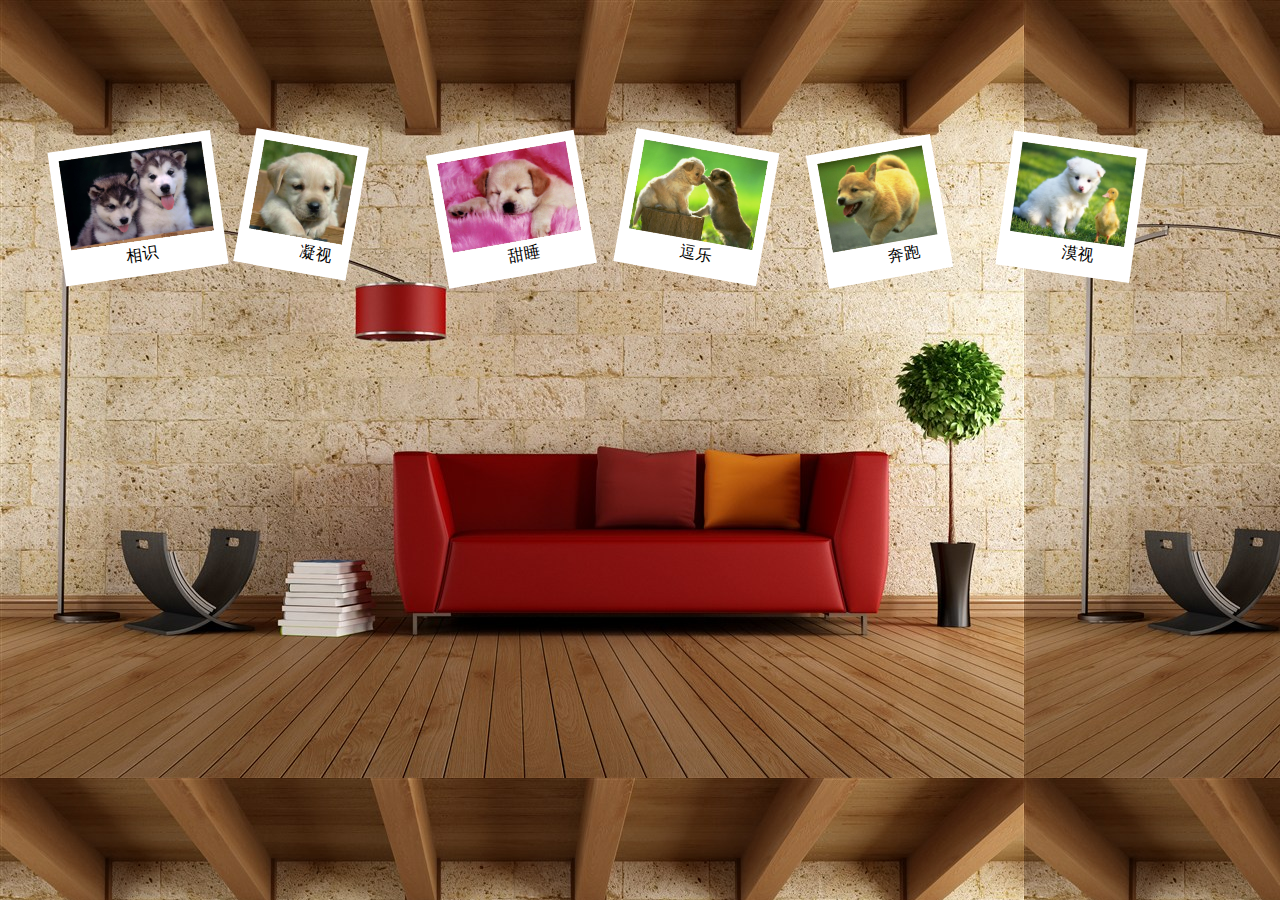
<file: task 6 tuyaqiang/index.html>
<!DOCTYPE html>
<html>
	<head>
		<meta charset="utf-8" />
		<title>涂鸦墙</title>
		<link rel="icon" href="img/heart.png"/>
	</head>
	<style>
		body{
			background: url(img/bg3.JPG);
			margin:0 auto;
		}
		ul li{
			list-style: none;
			width:140px;
			height:100px;
			float:left;
			padding:25px;
			margin-top:110px; 
		}
		img{
			height:90px;
			width:auto;
			box-shadow:-10px 35px white,10px 35px white,10px -10px white,-10px -10px white;
			
		}
		p{
			margin:0 auto;
			text-align: center;
		}
		ul li:nth-child(even){
			transform: rotate(10deg);
		}
		ul li:nth-child(odd){
			transform: rotate(-10deg);
		}
		ul li:first-child{
			transform: rotate(-8deg);
		}
		ul li:last-child{
			transform: rotate(8deg);
		}
		ul li:hover{
			transform: scale(1.5,1.5);
		}
	</style>
	<body>
		<div id='div1'>
			<ul>
				<li><a><img src="img/11.jpg" /><p>相识</p></a></li>
				<li><a><img src="img/22.jpg" /><p>凝视</p></a></li>
				<li><a><img src="img/33.JPG"/><p>甜睡</p></a></li>
				<li><a><img src="img/44.JPG"/><p>逗乐</p></a></li>
				<li><a><img src="img/55.JPG"/><p>奔跑</p></a></li>
				<li><a><img src="img/66.JPG"/><p>漠视</p></a></li>
			</ul>
		</div>
	</body>
</html>
</file>
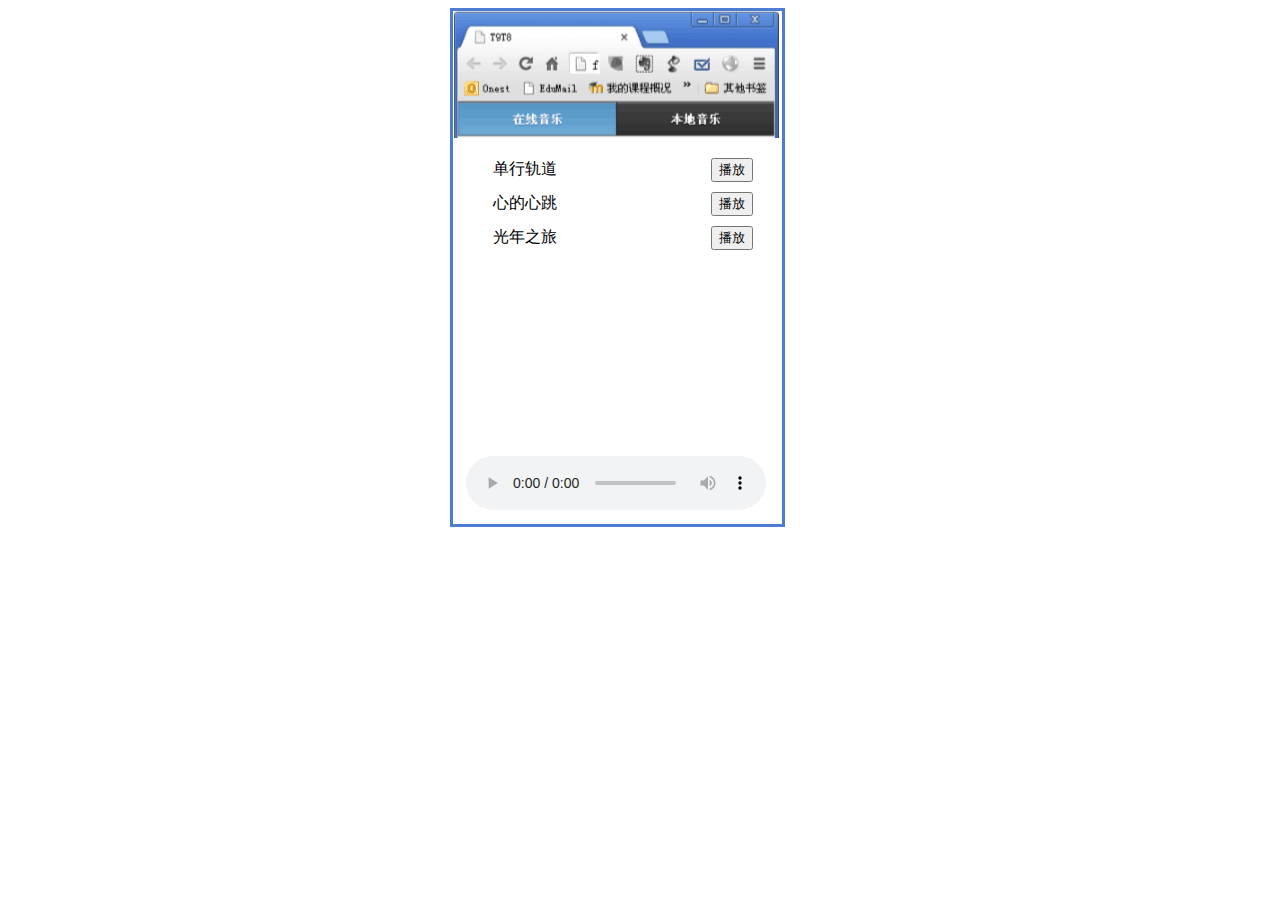
<file: task1 yinpin/index.html>
<!DOCTYPE html>
<html>
	<head>
		<meta charset="utf-8" />
		<link rel="stylesheet" type="text/css" href="css/task1.css" />
		<link rel="icon" href="img/heart.png"/>
		<title>音频播放器</title>
	</head>
	<body>
		<div class='div1'>
			<img src="img/1.png">
			<ul>
				<li>单行轨道
					<button value='img/单行的轨道.mp3'>播放</button>
				</li>
				<li>
					心的心跳
					<button value='img/心的心跳.mp3'>播放</button>
				</li>
				<li>
					光年之旅
    				<button value='img/光年之旅.mp3'>播放</button>
				</li>
			</ul>
			<audio controls='controls' id='audio'></audio>
		</div>
	</body>
</html>

<script type="text/javascript" src="js/task1.js"></script>
</file>
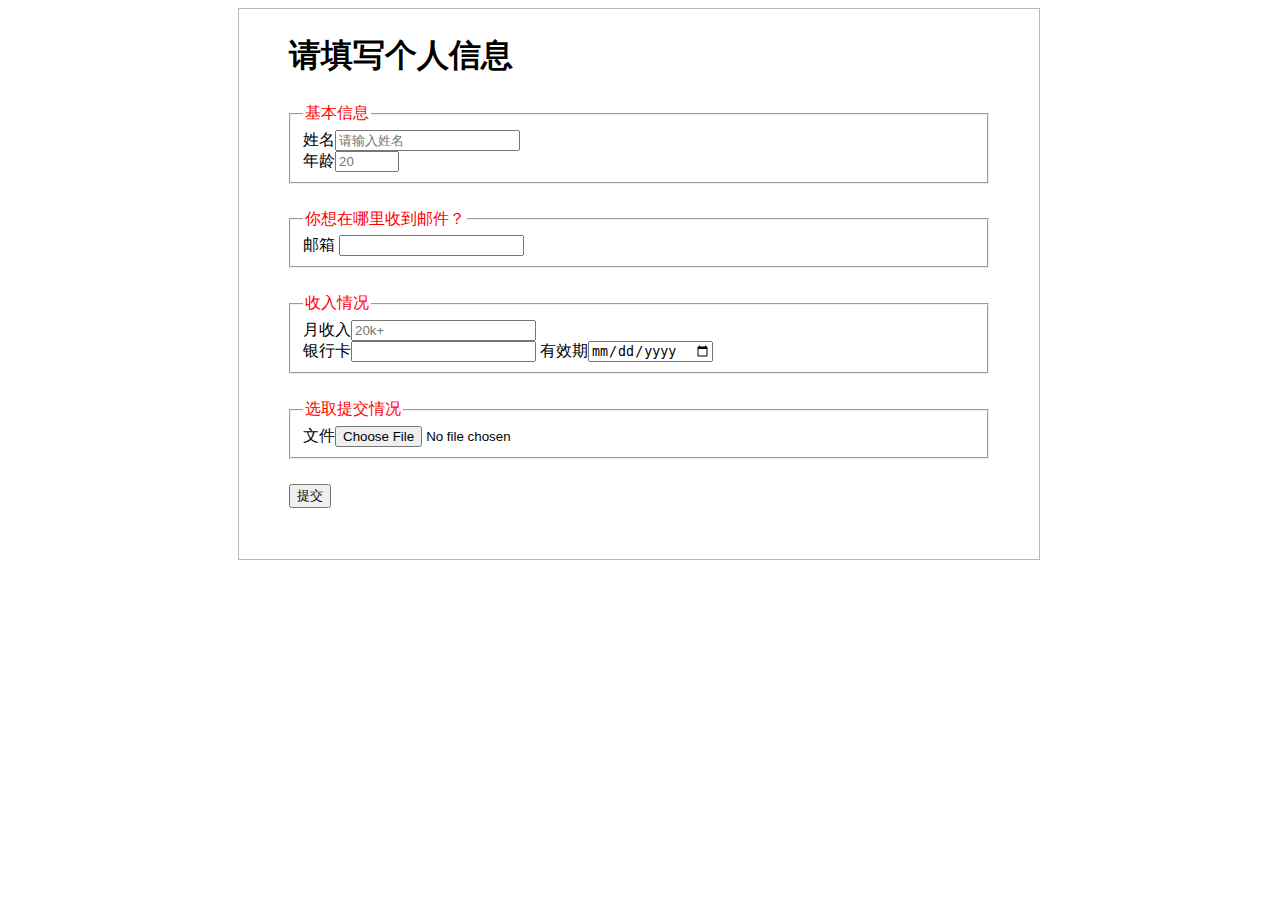
<file: task2 biaodan/index.html>
<!DOCTYPE html>
<html>
	<head>
		<meta charset="UTF-8">
		<link rel="icon" href="img/heart.png"/>
		<link href='css/task2.css' rel='stylesheet' type='text/css'>
		<title>个人信息</title>
	</head>
	<body>
		<div id='divs'>
		<h1>请填写个人信息</h1>
		<form action="#" method="get">
			<fieldset>
				<legend>基本信息</legend>
				姓名<input type='text' placeholder='请输入姓名'></br>
				年龄<input type='number' placeholder='20' min='0' max='100' step='1'>
			</fieldset>
			<fieldset>
				<legend>你想在哪里收到邮件？</legend>
				邮箱
				<input id="regemail"  type="text"  name="email"  >
				<div1 id="maillist">
  					<ul>
    					<li class="on"></li>
   					 	<li>@qq.com</li>
    					<li>@163.com</li>
    					<li>@gmail.com</li>
    					<li>@yahoo.com.cn</li>
    					<li>@126.com</li>
  					</ul>
				</div1>
			</fieldset>
			<fieldset>
				<legend>收入情况</legend>
				月收入<input type='number' placeholder='20k+'></br>
				银行卡<input type='number' >
				有效期<input type='date'>
			</fieldset>
			<fieldset>
				<legend>选取提交情况</legend>
				文件<input type='file' placeholder=''></br>
			</fieldset>
		</form>
		<button type='submit'>提交</button>
		</div>
	</body>
</html>

<script type="text/javascript" src="js/task2.js"></script>
</file>
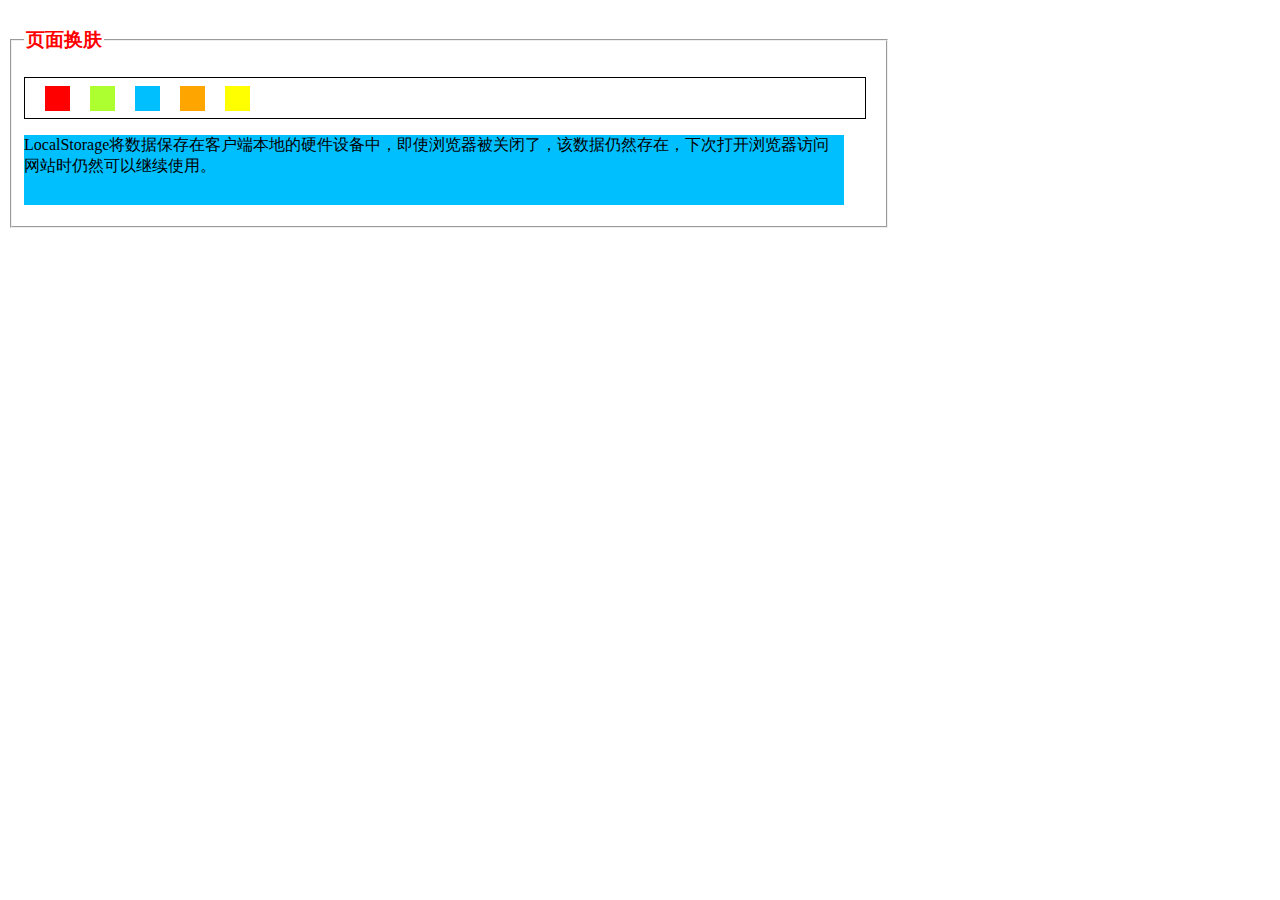
<file: task3 yemianhuanfu/index.html>
<!DOCTYPE html>
<html>
	<head>
		<meta charset="utf-8" />
		<link rel="icon" href="img/heart.png"/>
		<link href='css/task3.css' rel='stylesheet' type='text/css'>
		<title>页面换肤</title>
	</head>
	<body>
		<fieldset>
			<legend><h3>页面换肤</h3></legend>
			<div id='color'>
				<div id='red' style='background-color:red'></div>
				<div id='greenyellow'  style='background-color:greenyellow'></div>
				<div id='deepskyblue' style='background-color:deepskyblue'></div>
				<div id='orange' style='background-color:orange'></div>
				<div id='yellow' style='background-color:yellow'></div>
			</div>
			<p id='txt' style='background-color:deepskyblue'>LocalStorage将数据保存在客户端本地的硬件设备中，即使浏览器被关闭了，该数据仍然存在，下次打开浏览器访问网站时仍然可以继续使用。</p>
		</fieldset>
	</body>
</html>

<script src='js/task3.js'></script>
</file>
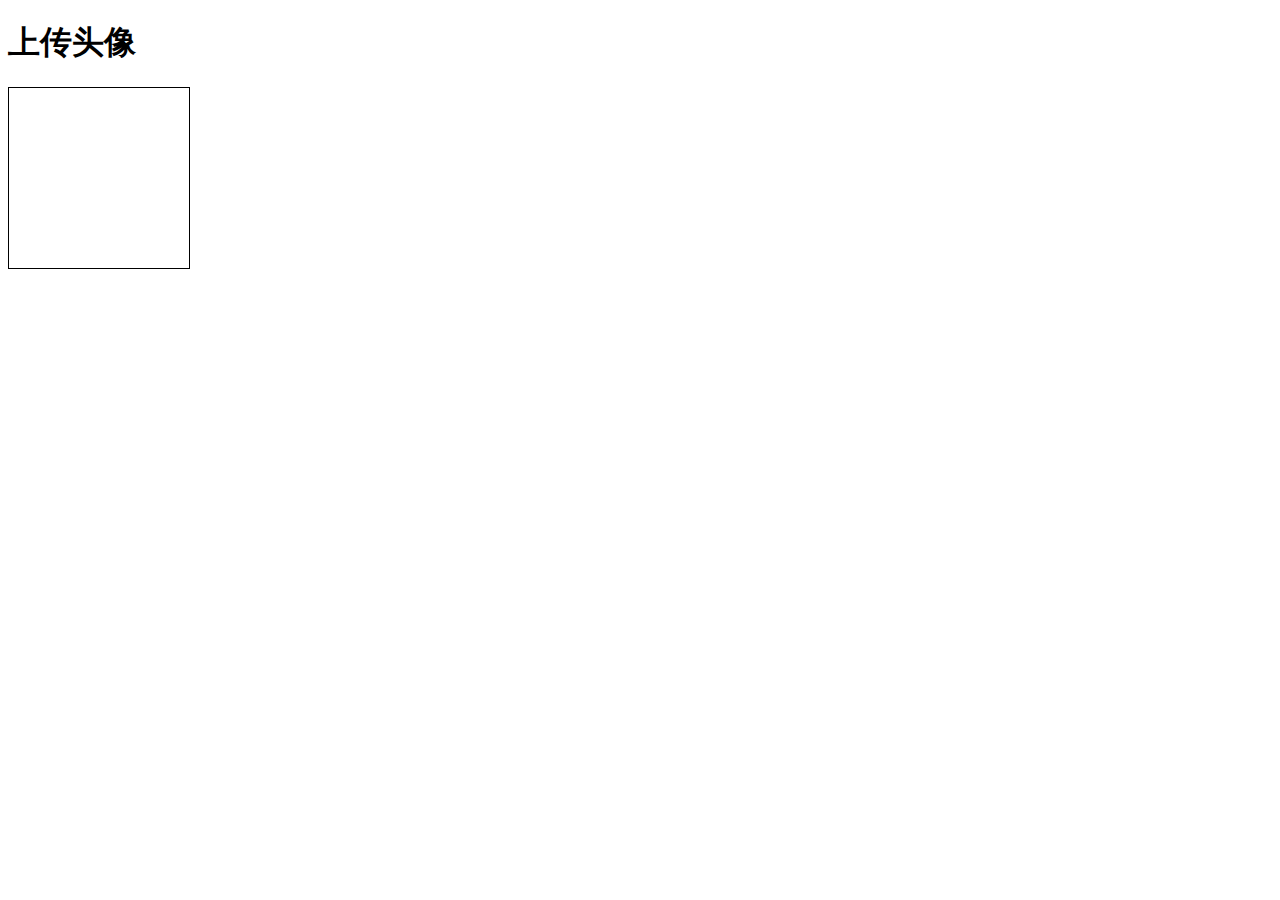
<file: task4 tuofang/index.html>
<!DOCTYPE html>
<html>
	<head>
		<meta charset="utf-8" />
		<link rel="icon" href="img/heart.png"/>
		<link href='css/task4.css' rel='stylesheet' type='text/css'>
		<title>拖放</title>
	</head>
	<body>
			<h1>上传头像</h1>
			<div id='div1' ondrop="drop(event)" ondragover="allowDrop(event)"></div>
	</body>
</html>
<script src='js/task4.js'></script>
</file>
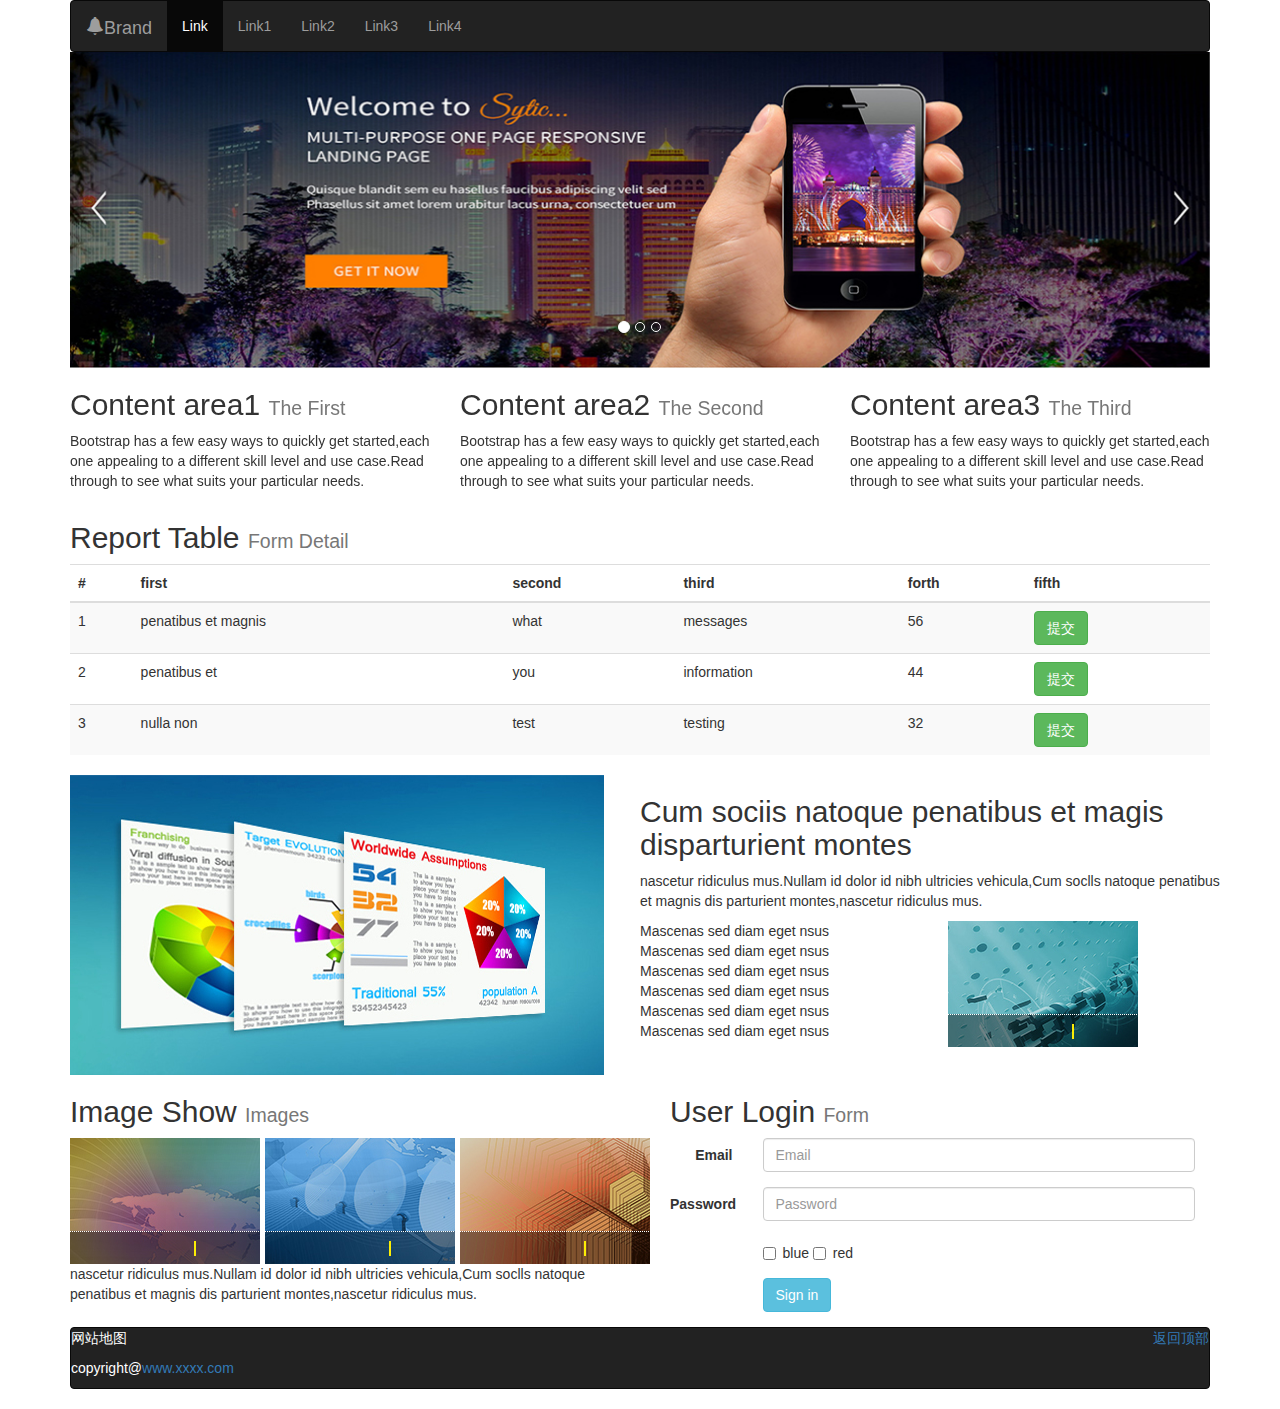
<file: task7 Bootstrap/index.html>
<!DOCTYPE html>
<html>
	<head>
		<meta charset="utf-8" />
		<title>Bootstrap响应式网页</title>
		<meta name="viewport" content="width=device-width, initial-scale=1.0">
    	<link rel="stylesheet" href="css/bootstrap.min.css">
    	<link rel="icon" href="img/heart.png"/>
	</head>
	<body>
  		<div class="container">
  			<nav class="navbar navbar-inverse" id='goto'> 
				<div class="container-fluid">
			  		<div class="navbar-header">
			    		<button type="button" class="navbar-toggle" data-toggle="collapse" data-target="#bs-1">
			      			<span class="sr-only">导航开关</span>
			      			<span class="icon-bar"></span>
			      			<span class="icon-bar"></span>
			      			<span class="icon-bar"></span>
			    		</button>
			    		<a class="navbar-brand" href="#">
			    			<span class='glyphicon glyphicon-bell' ></span>Brand
			    		</a>
					</div>
			  		<div class="collapse navbar-collapse" id="bs-1">
			    		<ul class="nav navbar-nav">
			      			<li class="active"><a href="#">Link</a></li>
			      			<li><a href="#">Link1</a></li>
			      			<li><a href="#">Link2</a></li>
			      			<li><a href="#">Link3</a></li>
			      			<li><a href="#">Link4</a></li>    
			    		</ul>   
			  		</div>
				</div> 	
			</nav> 
  			<div id="generic" class="carousel slide" data-ride="carousel" style='margin-top:-20px;'>
    			<ol class="carousel-indicators">
      				<li data-target="#generic" data-slide-to="0" class="active"></li>
      				<li data-target="#generic" data-slide-to="1"></li>
      				<li data-target="#generic" data-slide-to="2"></li>
    			</ol>
    			<div class="carousel-inner" >
      				<div class="item active">
        				<img alt="First slide" src="img/banner.jpg">
      				</div>
      				<div class="item">
        				<img alt="Second slide" src="img/banner1.jpg">
        				<div class="carousel-caption">
          					<h3>轮播图2</h3>
        				</div>
      				</div>
      				<div class="item">
        				<img alt="Third slide" src="img/banner3.jpg">
						<div class="carousel-caption">
          					<h3>轮播图3</h3>
        				</div>
     	 			</div>
    			</div>
  			</div>
  	
			<div class="row">
				<div class="col-md-4">
					<h2>Content area1&nbsp;<small>The First</small></h2>
					<p>Bootstrap has a few easy ways to quickly get started,each one 
					appealing to a different skill level and use case.Read through to 
					see what suits your particular needs.
					</p>
				</div>
				<div class="col-md-4">
					<h2>Content area2&nbsp;<small>The Second</small></h2>
					<p>Bootstrap has a few easy ways to quickly get started,each one 
					appealing to a different skill level and use case.Read through to 
					see what suits your particular needs.
					</p>
				</div> 
				<div class="col-md-4">
					<h2>Content area3&nbsp;<small>The Third</small></h2>
					<p>Bootstrap has a few easy ways to quickly get started,each one 
					appealing to a different skill level and use case.Read through to 
					see what suits your particular needs.
					</p>
				</div>
			</div>
			
			<div class='table-responsive'>
				<table class="table table-striped">
					<thead>
						<tr><h2>Report Table&nbsp;<small>Form Detail</small></h2></tr>
						<tr>
							<th>#</th>
							<th>first</th>
							<th>second</th>
							<th>third</th>
							<th>forth</th>
							<th>fifth</th>
						</tr>
					</thead>
					<tbody>
						<tr>
							<td>1</td>
							<td>penatibus et magnis</td>
							<td>what</td>
							<td>messages</td>
							<td>56</td>
							<td><button type='button' class='btn btn-success'>提交</button></td>
						</tr>
						<tr>
							<td>2</td>
							<td>penatibus et</td>
							<td>you</td>
							<td>information</td>
							<td>44</td>
							<td><button type='button' class='btn btn-success'>提交</button></td>
						</tr>
						<tr>
							<td>3</td>
							<td>nulla non</td>
							<td>test</td>
							<td>testing</td>
							<td>32</td>
							<td><button type='button' class='btn btn-success'>提交</button></td>
						</tr>
					</tbody>
				</table>
			</div>
			
			<div class='row'>
				<div class='col-md-6'><img src="img/pic.jpg"></div>	
				<div class='col-sm-12 col-md-12 col-lg-6'>
					<div class='row'>
						<h2>Cum sociis natoque penatibus et magis disparturient montes</h2>
					</div>
					<div class='row'>
						<p>
							nascetur ridiculus mus.Nullam id dolor id nibh ultricies
							vehicula,Cum soclls natoque penatibus et magnis dis 
							parturient montes,nascetur ridiculus mus.
 						</p>
					</div>
					<div class='row'>
						<div class='col-sm-12 col-md-6'>
							<div class='row'>Mascenas sed diam eget nsus</div>
							<div class='row'>Mascenas sed diam eget nsus</div>
							<div class='row'>Mascenas sed diam eget nsus</div>
							<div class='row'>Mascenas sed diam eget nsus</div>
							<div class='row'>Mascenas sed diam eget nsus</div>
							<div class='row'>Mascenas sed diam eget nsus</div>
						</div>
						<div class='col-sm-12 col-md-6'><img src="img/1.jpg"></div>
					</div>
				</div>	
			</div>
			
			<div class='row'>
				<div class='col-md-8 col-lg-6'>
					<div class='row'>
						<div class='col-md-12'><h2>Image Show&nbsp;<small>Images</small></h2></div>
					</div>
					<div class='row'>
						<div class='col-md-4'><img src="img/2.jpg"></div>
						<div class='col-md-4'><img src="img/3.jpg"></div>
						<div class='col-md-4'><img src="img/4.jpg"></div>
					</div>
					<div class='row'>
						<div class='col-md-12'>
							<p>
							nascetur ridiculus mus.Nullam id dolor id nibh ultricies
							vehicula,Cum soclls natoque penatibus et magnis dis 
							parturient montes,nascetur ridiculus mus.
 							</p>
 						</div>
					</div>
				</div>
				<div class='col-sm-12 col-md-8 col-lg-6'>
					<div class='col-md-12'><h2>User Login&nbsp;<small>Form</small></h2></div>
					<div class='col-md-12'>	
						<form class="form-horizontal">
							<div class="form-group">
					    		<label for="inputEmail3" class="col-sm-2 control-label">Email</label>
					    		<div class="col-sm-10">
					      			<input type="email" class="form-control col-sm-10" id="inputEmail3" placeholder="Email">
					    		</div>
					  		</div>
					  		<div class="form-group">
					    		<label for="inputPassword3" class="col-sm-2 control-label">Password</label>
					    		<div class="col-sm-10">
					      			<input type="password" class="form-control" id="inputPassword3" placeholder="Password">
					    		</div>
					  		</div>
					  		<div class="form-group">
		    					<div class="col-sm-offset-2 col-sm-10">
		      						<div class="checkbox">
		        						<label>
		          							<input type="checkbox">blue
		        						</label>
		        						<label>
		          							<input type="checkbox">red
		        						</label>
		      						</div>
		    					</div>
		  					</div>
		  					<div class="form-group">
		        				<div class="col-sm-offset-2 col-sm-10">
		          					<button type='submit' class='btn btn-info'>Sign in</button>
		        				</div>
		  					</div>
						</form>
					</div>	
				</div>
			</div>
			
			<nav class='navbar  navbar-inverse'>
				<p style='color:white;'>网站地图
					<a href='#goto' style='float:right'>返回顶部</a>
				</p>
				<p style='color:white;'>copyright@<a>www.xxxx.com</a></p>
			</nav>
			
  		</div>	

	  
	  
		<script src="js/jquery.js"></script>    
    	<script src="js/bootstrap.min.js"></script>   
	</body>
</html>
</file>
<file: task1 yinpin/css/task1.css>
body{
		margin-left:450px;
	}
	.div1{
		border:1px;
		border:solid 3px #4d7dd1;
		width:329px;
		height:513px;
	}
	li button{
		margin-left:150px;
	}
	li{
		list-style-type: none;
		margin-top: 10px;
	}
	audio{
		margin-top: 190px;
		margin-left:13px;
	}
</file>
<file: task2 biaodan/css/task2.css>
#divs{
	width:800px;
	height:550px;
	margin-right: 200px;
	margin-left:230px ;
	border:solid 1px #bababa;
}
button,h1,fieldset{
	margin-left: 50px;
	margin-right: 50px;
	margin-top: 25px;
}
legend{
	color:red;
}
#maillist{
    background: none repeat scroll 0 0 #fff;
    display: none;
    position: absolute;
}

#maillist ul li{
    cursor:pointer;
    list-style: none;
}

#maillist ul li:hover{
    color:#999;
}
</file>
<file: task3 yemianhuanfu/css/task3.css>
fieldset{
	width:850px;
	height:200px;
}
legend{
	color:red;
}
#color{
	width:840px;
	height:40px;
	border:1px solid
}
#orange,#greenyellow,#red,#yellow,#deepskyblue{
	width:25px;
	height:25px;
	float:left;
	margin-left:20px;
	margin-top:8px;
}
#txt{
	width:820px;
	height:70px;
}
</file>
<file: task4 tuofang/css/task4.css>
div{
	width:180px;
	height:180px;
	border:solid 1px;
}
</file>
